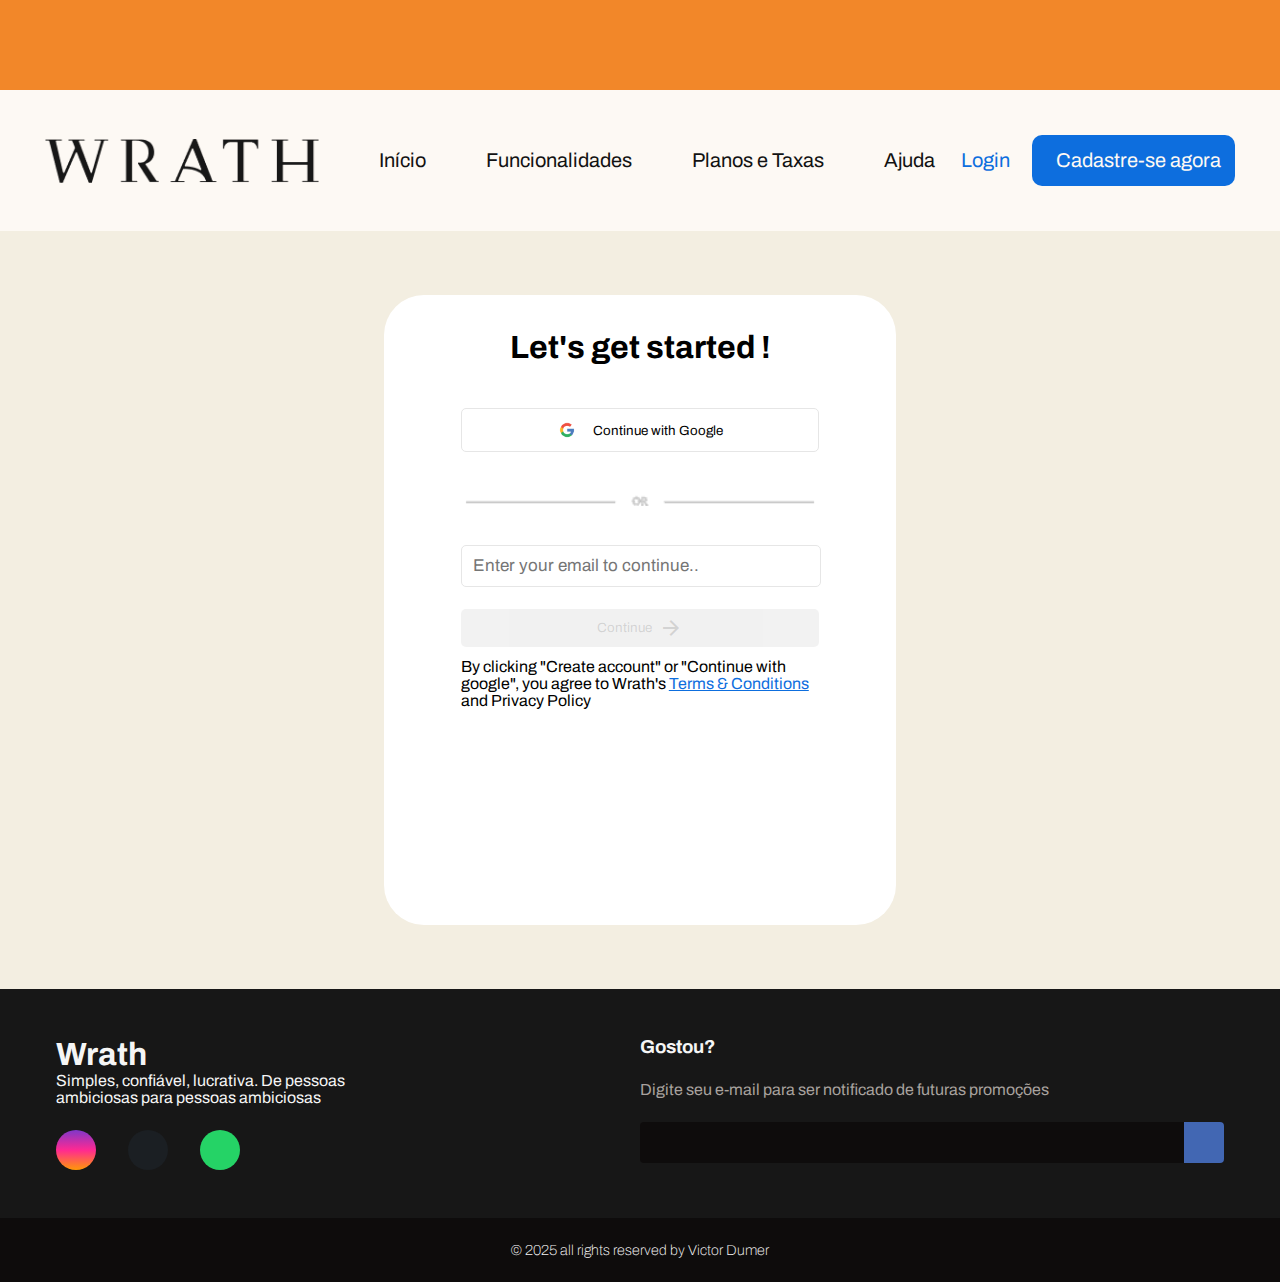
<file: Main/index.html>
<!DOCTYPE html>
<html lang="en">
<head>
    <meta charset="UTF-8" />
    <meta name="viewport" content="width=device-width, initial-scale=1.0" />
    <title>Wrath Login</title>
    <link rel="stylesheet" href="../Styles/login.css" />
    <link rel="stylesheet" href="https://fonts.googleapis.com/css2?family=Material+Symbols+Outlined:opsz,wght,FILL,GRAD@20..48,100..700,0..1,-50..200&icon_names=arrow_forward" />
    <link rel="preconnect" href="https://fonts.googleapis.com">
    <link rel="preconnect" href="https://fonts.gstatic.com" crossorigin>
    <link rel="stylesheet" href="https://cdnjs.cloudflare.com/ajax/libs/font-awesome/6.5.2/css/all.min.css" integrity="sha512-SnH5WK+bZxgPHs44uWIX+LLJAJ9/2PkPKZ5QiAj6Ta86w+fsb2TkcmfRyVX3pBnMFcV7oQPJkl9QevSCWr3W6A==" crossorigin="anonymous" referrerpolicy="no-referrer" />
    <link href="https://fonts.googleapis.com/css2?family=Preahvihear&display=swap" rel="stylesheet">
    <script src="../Scripts/script.js" defer></script>
    <link rel="icon" href="../assets/W.png" type="image/x-icon">
</head>
<body>
    <header id="orange">
        <!-- Apenas um espaço irado aqui kk-->
    </header>
    <nav>
        <img src="../assets/WRATH.png" alt="logo" id="logo">
        <button id="Buttons" onclick="Login()">Início </button>
        <button id="Buttons" onclick="Login();">Funcionalidades</button>
        <button id="Buttons" onclick="Login();">Planos e Taxas</button>
        <button id="Buttons" onclick="Login();">Ajuda</button>
        <a href="index.html" >
            <button id="Login" >Login</button>
        </a>    
        
            <button id="Cadastro"><a href="index.html"> <i class="fa-solid fa-user-plus"></i>Cadastre-se agora</a></button>
    </nav>
    <section id="login">
        <div class="container-login">
            <h1 id="h1">Let's get started !</h1>
            <button type="submit" id="Start-google">
            
                <img src="../assets/GOOGLE.png" alt="">
                <a href="main.html"> 
                    <span>Continue with Google</span>
                </a>
            </button>
           
            <img src="../assets/OR (288 x 40 px).png" id="Or" alt="---------------- or ----------------" />
            <form action="main.html" >
                <input type="email" id="enter-email" placeholder="Enter your email to continue.." required/>
                
                <button type="submit" id="enter-button" disabled> <span>Continue </span> <span class="material-symbols-outlined">
                    arrow_forward
                    </span></button>
            
            </form>
            <p>By clicking "Create account" or "Continue with google", you agree to Wrath's <a href="termos.html" id="texts"> Terms & Conditions</a> and <a href="termos.html"> Privacy Policy</a></p>
        </div>
    </section>
    <footer>
        <div id="footer_content">
            <div id="footer_contacts">
                <h1>    Wrath </h1>
                <p><span>Simples, confiável, lucrativa.</span>
                    De pessoas <br> ambiciosas para pessoas ambiciosas
                </p>
                <div id="footer_social_media">
                    <a href="https://www.instagram.com/notvito/" class="footer-link" id="instagram">
                    <i class="fa-brands fa-instagram"></i></a>

                    <a href="https://github.com/VictorDumer" class="footer-link" id="github">
                        <i class="fa-brands fa-github"></i></a>
                    
                    <a href="#" class="footer-link" id="whatsapp">
                     <i class="fa-brands fa-whatsapp"></i></a>
                    
                </div>
            </div>
            
            
            <div id="footer_subscribe">
                <h3>Gostou?</h3>
                
                <p>
                    Digite seu e-mail para ser notificado de futuras promoções
                </p>
                <div id="input_group">
                    <input type="email" id="email">
                    <button>
                        <i class="fa-regular fa-envelope"></i>
                    </button>
                </div>
            </div>
            
        </div>
        <div id="footer_copyright">
           <p>
               &#169
               2025 all rights reserved by Victor Dumer
           </p>
        </div>
    </footer>
</body>
</html>
</file>
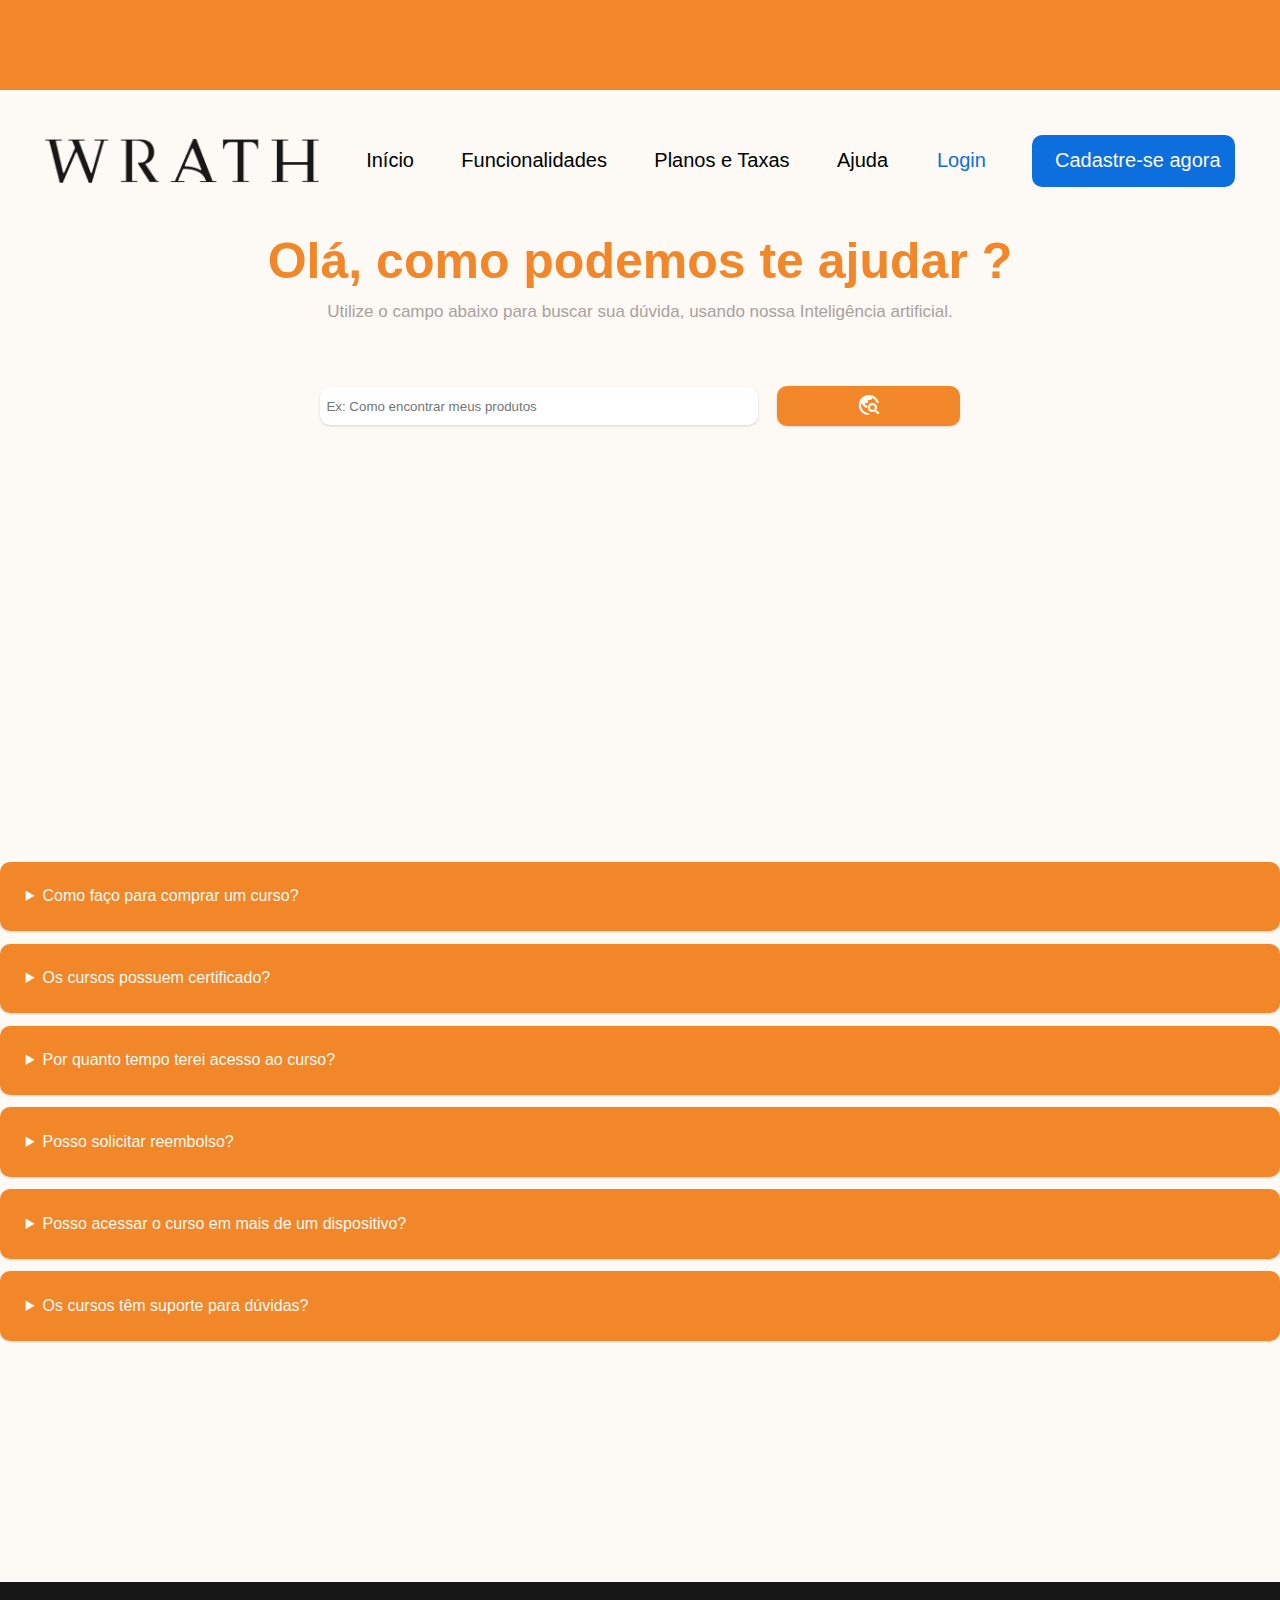
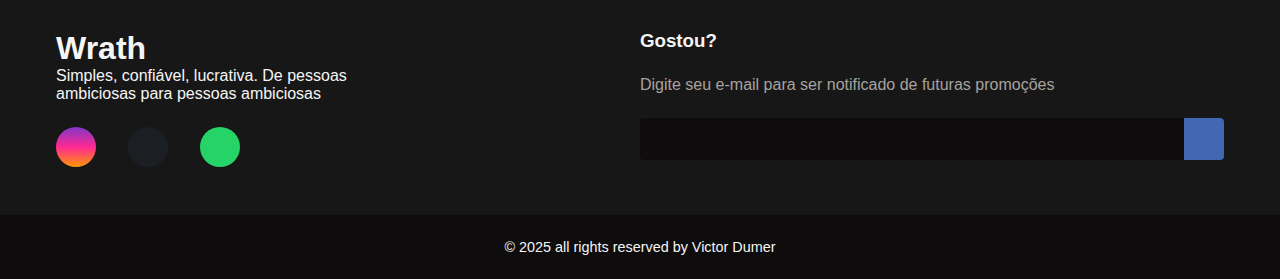
<file: Main/ajuda.html>
<!DOCTYPE html>
<html lang="en">
<head>
    <meta charset="UTF-8">
    <meta name="viewport" content="width=device-width, initial-scale=1.0">
    <title>Wrath Ajuda</title>
    <link rel="stylesheet" href="https://fonts.googleapis.com/css2?family=Material+Symbols+Outlined:opsz,wght,FILL,GRAD@24,400,0,0&icon_names=travel_explore" /> 
    <link rel="stylesheet" href="../Styles/ajuda.css">
    <link rel="stylesheet" href="https://cdnjs.cloudflare.com/ajax/libs/font-awesome/6.5.2/css/all.min.css" integrity="sha512-SnH5WK+bZxgPHs44uWIX+LLJAJ9/2PkPKZ5QiAj6Ta86w+fsb2TkcmfRyVX3pBnMFcV7oQPJkl9QevSCWr3W6A==" crossorigin="anonymous" referrerpolicy="no-referrer" />
    <link rel="icon" href="../../assets/W.png" type="image/x-icon">

</head>
<body>
    <main id="orange">
        <!-- Apenas um espaço irado aqui kk-->
    </main>
    <nav>
        <img src="../assets/WRATH.png" alt="logo" id="logo">
        <a href="main.html" >Início</a>
        <a href="main.html" >Funcionalidades</a>
        <a href="main.html" >Planos e Taxas</a>
        <a href="ajuda.html" >Ajuda</a>
        <a href="index.html" >
            <button id="Login" >Login</button>
        </a>    
        
            <button id="Cadastro"><a href="index.html"> <i class="fa-solid fa-user-plus"></i>Cadastre-se agora</a></button>
    </nav>

    <section id="Inicio">
        <h1>Olá, como podemos te ajudar ?</h1>
        <p>Utilize o campo abaixo para buscar sua dúvida, usando nossa Inteligência artificial.</p>
        <div id="search">
            <input type="text" placeholder="Ex: Como encontrar meus produtos">
            <button type="button"> <span class="material-symbols-outlined">travel_explore</span>
            </button>
        </div>
    </section>

    <section id="FAQ">

        <details>
            <summary>
                Como faço para comprar um curso?
            </summary>
            <p>Basta navegar até a página do curso desejado, clicar em “Comprar” e seguir as instruções de pagamento. Após a confirmação, o acesso será liberado automaticamente.</p>
        </details>
        <details>
            <summary>
                Os cursos possuem certificado?
            </summary>
            <p>Sim ! Ao concluir todas as aulas e atividades exigidas, você poderá emitir seu certificado diretamente na plataforma.</p>
        </details>
        <details>
            <summary>
                Por quanto tempo terei acesso ao curso?
            </summary>
            <p>O acesso varia conforme o curso. A maioria oferece acesso vitalício, mas alguns podem ter um período específico. Verifique a descrição antes da compra.</p>
        </details>
        <details>
            <summary>
                Posso solicitar reembolso?
            </summary>
            <p>Sim, seguimos uma política de reembolso. Caso não esteja satisfeito, você pode solicitar o estorno dentro do prazo informado nos termos de uso.</p>
        </details>
        <details>
            <summary>
                Posso acessar o curso em mais de um dispositivo?
            </summary>
            <p>Sim ! Você pode assistir às aulas no computador, tablet ou smartphone, desde que utilize a mesma conta de acesso.</p>
        </details>
        <details>
            <summary>
                Os cursos têm suporte para dúvidas?
            </summary>
            <p>Sim ! A maioria dos cursos oferece um canal de suporte, seja via fórum, e-mail ou grupo exclusivo. Verifique na descrição do curso como funciona o suporte do instrutor.            </p>
        </details>
    </section>

    <footer>
        <div id="footer_content">
            <div id="footer_contacts">
                <h1>    Wrath </h1>
                <p><span>Simples, confiável, lucrativa.</span>
                    De pessoas <br> ambiciosas para pessoas ambiciosas
                </p>
                <div id="footer_social_media">
                    <a href="https://www.instagram.com/notvito/" class="footer-link" id="instagram">
                    <i class="fa-brands fa-instagram"></i></a>

                    <a href="https://github.com/VictorDumer" class="footer-link" id="github">
                        <i class="fa-brands fa-github"></i></a>
                    
                    <a href="#" class="footer-link" id="whatsapp">
                     <i class="fa-brands fa-whatsapp"></i></a>
                    
                </div>
            </div>
            
            
            <div id="footer_subscribe">
                <h3>Gostou?</h3>
                
                <p>
                    Digite seu e-mail para ser notificado de futuras promoções
                </p>
                <div id="input_group">
                    <input type="email" id="email">
                    <button>
                        <i class="fa-regular fa-envelope"></i>
                    </button>
                </div>
            </div>
            
        </div>
        <div id="footer_copyright">
           <p>
               &#169
               2025 all rights reserved by Victor Dumer
           </p>
        </div>
    </footer>

</body>
</html>
</file>
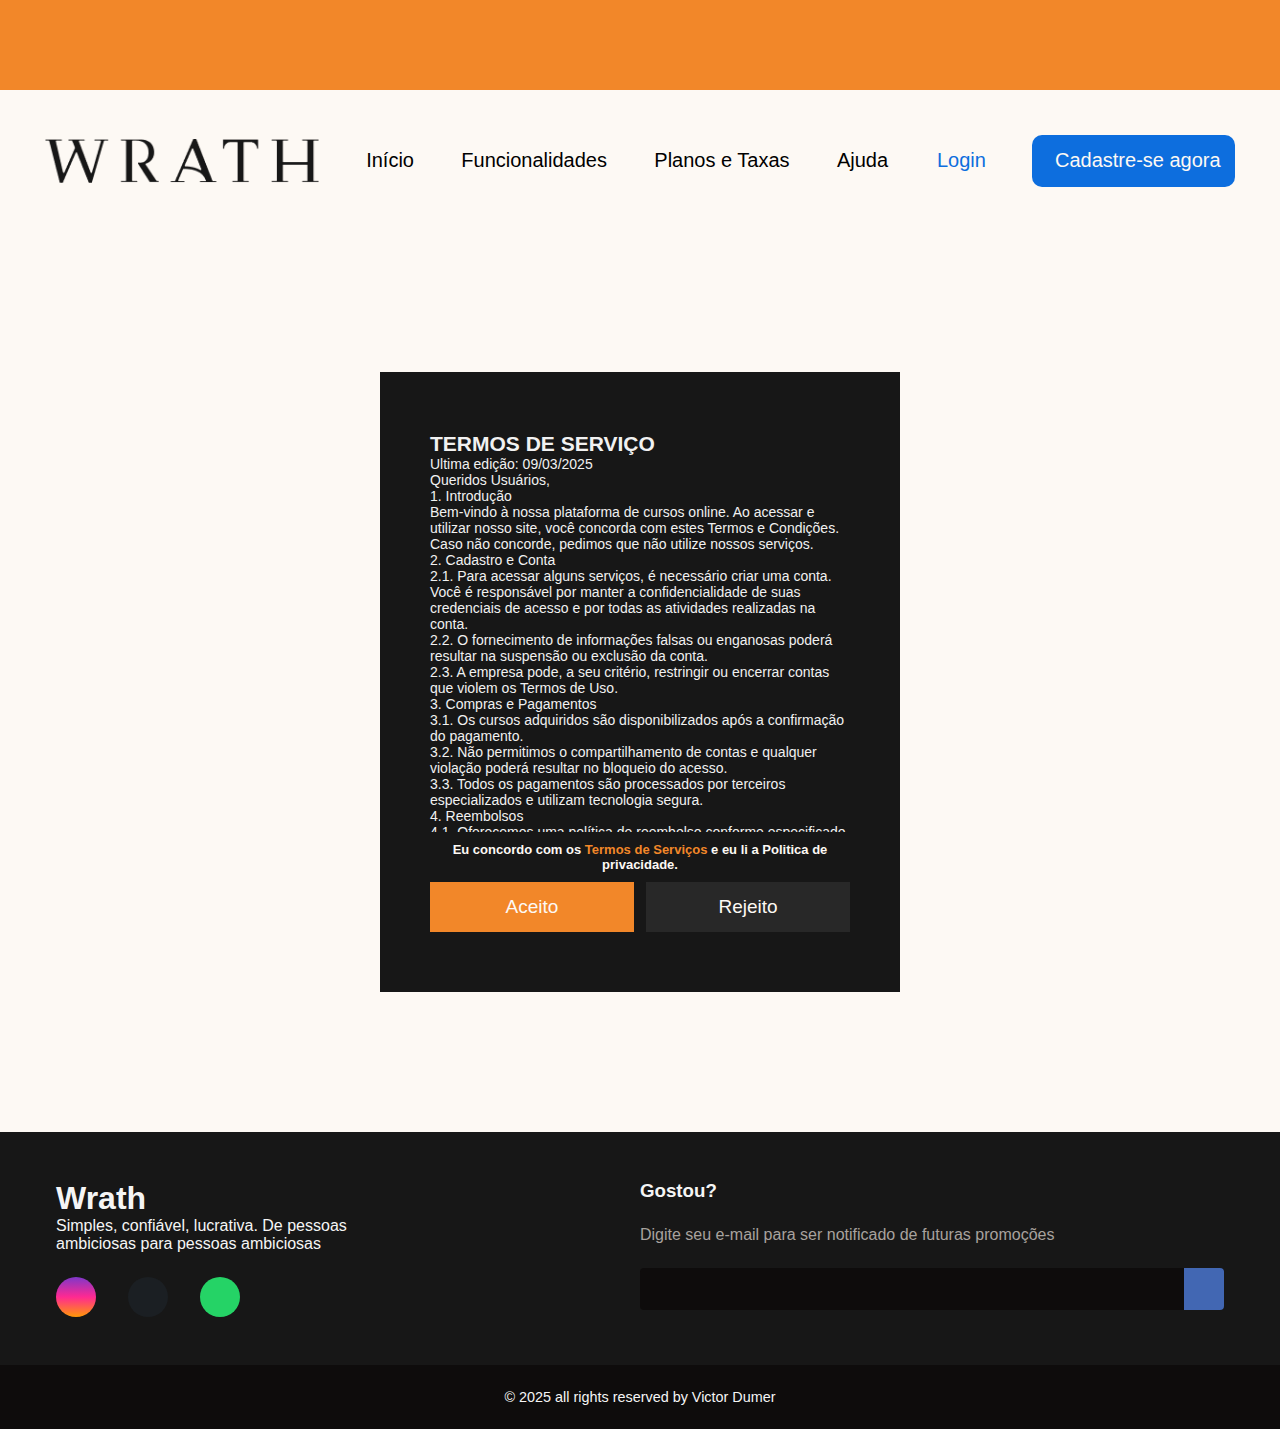
<file: Main/termos.html>
<!DOCTYPE html>
<html lang="en">
<head>
    <meta charset="UTF-8">
    <meta name="viewport" content="width=device-width, initial-scale=1.0">
    <title>Wrath Politcs</title>
    <link rel="icon" href="../assets/W.png" type="image/x-icon">
    <link rel="stylesheet" href="https://cdnjs.cloudflare.com/ajax/libs/font-awesome/6.5.2/css/all.min.css" integrity="sha512-SnH5WK+bZxgPHs44uWIX+LLJAJ9/2PkPKZ5QiAj6Ta86w+fsb2TkcmfRyVX3pBnMFcV7oQPJkl9QevSCWr3W6A==" crossorigin="anonymous" referrerpolicy="no-referrer" />
    <link rel="stylesheet" href="../Styles/terms.css">
    <script src="../Scripts/terms.js"></script>
</head>
<body>
    <main id="orange">
        <!-- Apenas um espaço irado aqui kk-->
    </main>
    <nav>
        <img src="../assets/WRATH.png" alt="logo" id="logo">
        <a href="main.html" >Início</a>
        <a href="main.html" >Funcionalidades</a>
        <a href="main.html" >Planos e Taxas</a>
        <a href="ajuda.html" >Ajuda</a>
        <a href="index.html" >
            <button id="Login" >Login</button>
        </a>    
        
            <button id="Cadastro"><a href="index.html"> <i class="fa-solid fa-user-plus"></i>Cadastre-se agora</a></button>
    </nav>

    <section id="terms">
        <div class="terms-box">

        <div class="terms-text">
            <h2>TERMOS DE SERVIÇO</h2>
            <p>Ultima edição: 09/03/2025</p>
            <p>Queridos Usuários,</p>
            <p>1. Introdução</p>
            <p>Bem-vindo à nossa plataforma de cursos online. Ao acessar e utilizar nosso site, você concorda com estes Termos e Condições. Caso não concorde, pedimos que não utilize nossos serviços.</p>

            <p>2. Cadastro e Conta</p>
            <p>2.1. Para acessar alguns serviços, é necessário criar uma conta. Você é responsável por manter a confidencialidade de suas credenciais de acesso e por todas as atividades realizadas na conta.</p>
            <p>2.2. O fornecimento de informações falsas ou enganosas poderá resultar na suspensão ou exclusão da conta.</p>
            <p>2.3. A empresa pode, a seu critério, restringir ou encerrar contas que violem os Termos de Uso.</p>

            <p>3. Compras e Pagamentos</p>
            <p>3.1. Os cursos adquiridos são disponibilizados após a confirmação do pagamento.</p>
            <p>3.2. Não permitimos o compartilhamento de contas e qualquer violação poderá resultar no bloqueio do acesso.</p>
            <p>3.3. Todos os pagamentos são processados por terceiros especializados e utilizam tecnologia segura.</p>

            <p>4. Reembolsos</p>
            <p>4.1. Oferecemos uma política de reembolso conforme especificado na página de cada curso.</p>
            <p>4.2. Solicitações devem ser feitas dentro do prazo estipulado e estão sujeitas a análise.</p>

            <p>5. Uso Aceitável</p>
            <p>5.1. Os cursos são para uso pessoal e não podem ser redistribuídos, revendidos ou compartilhados sem autorização.</p>
            <p>5.2. O uso indevido da plataforma poderá resultar na suspensão ou exclusão da conta.</p>

            <p>6. Alterações nos Termos</p>
            <p>6.1. Podemos atualizar estes Termos a qualquer momento. O uso contínuo da plataforma após alterações constitui aceitação dos novos Termos.</p>
            
        </div>
        <h4>Eu concordo com os <span>Termos de Serviços</span> e eu li a Politica de privacidade.</h4>
        <div class="buttons">
            <button class="botao botao-sim">Aceito</button>
            <button class="botao botao-nao">Rejeito</button>
        </div>
    </div>
    </section>


    
    <footer>
        <div id="footer_content">
            <div id="footer_contacts">
                <h1>    Wrath </h1>
                <p><span>Simples, confiável, lucrativa.</span>
                    De pessoas <br> ambiciosas para pessoas ambiciosas
                </p>
                <div id="footer_social_media">
                    <a href="https://www.instagram.com/notvito/" class="footer-link" id="instagram">
                    <i class="fa-brands fa-instagram"></i></a>

                    <a href="https://github.com/VictorDumer" class="footer-link" id="github">
                        <i class="fa-brands fa-github"></i></a>
                    
                    <a href="#" class="footer-link" id="whatsapp">
                     <i class="fa-brands fa-whatsapp"></i></a>
                    
                </div>
            </div>
            
            
            <div id="footer_subscribe">
                <h3>Gostou?</h3>
                
                <p>
                    Digite seu e-mail para ser notificado de futuras promoções
                </p>
                <div id="input_group">
                    <input type="email" id="email">
                    <button>
                        <i class="fa-regular fa-envelope"></i>
                    </button>
                </div>
            </div>
            
        </div>
        <div id="footer_copyright">
           <p>
               &#169
               2025 all rights reserved by Victor Dumer
           </p>
        </div>
    </footer>

</body>
</html>
</file>
<file: Styles/login.css>
@import url('https://fonts.googleapis.com/css2?family=Archivo:ital,wght@0,100..900;1,100..900&display=swap');


*,.preahvihear-regular{
    margin: 0;
    padding: 0;
    font-family: 'Archivo', sans-serif;
    font-style: normal;
}
*::-webkit-scrollbar{
    width: 6px;
    background-color: var(--color-neutral-30);
}
 *::-webkit-scrollbar-thumb{
    background-color: var(--laranja-padrão);
}

:root{
    --laranja-padrão: #f28729;
    --branco-padrão: #fdf9f4;
}

#orange {
    background-color: var(--laranja-padrão);
    height: 10vh;
  }
  a {
    text-decoration: none;
    color: currentColor;
  }

  #texts {
    text-decoration: underline;
    color: #0d6ede;
  }
  #Buttons {
    text-decoration: none;
    margin-left: 3%;
    font-size: 20px;
    border: none;
    background-color: var(--branco-padrão);
    color: #121212;
    cursor: pointer;
  }
  nav {
    display: flex;
    background-color: var(--branco-padrão);
    justify-content: space-between;
    padding: 5vh;
    align-items: center;
    font-size: 20px;
    margin-bottom: 5%;
    
    
  }
  #logo {
    height: 5vh;
  }
  #Login {
    text-decoration: none;
    margin-left: 3%;
    font-size: 20px;
    border: none;
    background-color: var(--branco-padrão);
    color: #0d6ede;
    cursor: pointer;
  }
  #Cadastro {
    align-items: center;
    display: flex;
    font-size: 20px;
    border: none;
    background-color: #0d6ede;
    padding: 1.2%;
    border-radius: 10px;
    color: var(--branco-padrão);
    cursor: pointer;
  }
  #Cadastro > a > i {
    margin-right: 9px;
  }
  

button>a{
    text-decoration: none;
    color: currentColor;
}
  
body{
    background-color: #F3EEE1;
}
.logo>img{
    height: 7vh;
    
}
section#login{
    margin-left: 30%;
    background-color: #FFFFFF;
    height: 70vh;
    width: 40%;
    border-radius: 40px;
}

.container-login{
    display: flex;
    flex-direction: column;
    margin-top: 5%;
    margin: 0px 15%;
}
#h1{
    text-align: center;
    margin-top: 10%;
    margin-bottom: 7%;
}
#Start-google {
    display: flex;
    align-items: center;
    justify-content: center;
    height: 50%;
    width: 100%;
    background-color: #FFFFFF;
    border-color: #E6E6E6;
    border-style: double;
    border-width: 1px;
    border-radius: 5px;
    padding: 3%;
    margin-top: 5%;
    margin-bottom: 7%;
    cursor: pointer;
}

#Start-google > img {
    height: 20px;
    width: 20px;
    margin-right: 5%;
}

#enter-button{
    height: 50%;
    width: 100%;
    background-color: #E5E5E5;
    border-color: #E6E6E6;
    border-width: 1px;
    border-radius: 5px;
    gap: 2%;
}
#enter-email{
    font-size: 17px;
    display: flex;
    align-items: center;
    justify-content: center;
    height: 50%;
    width: 94%;
    background-color: #FFFFFF;
    border-color: #E6E6E6;
    border-style: double;
    border-width: 1px;
    border-radius: 5px;
    padding: 3%;
    margin-top: 5%;
    color: gray;
}
#enter-button{
    display: flex;
    align-items: center;
    justify-content: center;
    height: 50%;
    width: 100%;
    border: none;
    border-width: 1px;
    border-radius: 5px;
    padding: 2%;
    cursor: not-allowed;
    opacity: 0.5;
    margin-top: 6%;
    margin-bottom: 3%;
}
#enter-email:valid{
    color:#25d366;
}

#enter-button.active{
    cursor: pointer;
    opacity: 1;
}
#container-login>p{
    margin-top: 5%;
    font-size: 9px;
}

:root {
    --color-neutral-0: #0e0c0c;
    --color-neutral-10: #171717;
    --color-neutral-30: #a8a29e;
    --color-neutral-40: #f5f5f5;
}


footer {
    margin-top: 5%;
    width: 100%;
    color: var(--color-neutral-40);
}

.footer-link{
    text-decoration: none;
}
#footer_content {
    background-color: var(--color-neutral-10);
    display: grid;
    grid-template-columns: repeat(2, 1fr);
    padding: 3rem 3.5rem;
}

#fooder_contects h1 {
    margin-bottom: 0.75rem;
}

#footer_social_media {
    display: flex;
    gap: 2rem;
    margin-top: 1.5rem;
}

#footer_social_media .footer-link i{
    font-size: 1.25rem;
}

#footer_social_media .footer-link {
    display: flex;
    align-items: center;
    justify-content: center;
    height: 2.5rem;
    width: 2.5rem;
    color: var(--color-neutral-40);
    border-radius: 50%;
}

#footer_social_media .footer-link:hover{
    opacity: 0.8;
    
}

#instagram{
    background: linear-gradient(#7f37c9, #ff2992, #ff9807);
}

#github{
    background-color: #1B1F23;
}
#whatsapp{
    background-color: #25d366;
}
.footer-list{
    display: flex;
    flex-direction: column;
    gap: 0.75rem;
    list-style: none;
}
.footer-list .footer-link{
    color:var(--color-neutral-30); 
}
.footer-list .footer-link:hover {
    color:#4267b3;
}
#footer_subscribe{
    display: flex;
    flex-direction: column;
    gap: 1.5rem;
}
#footer_subscribe p{
    color: var(--color-neutral-30);
}

#input_group{
    display: flex;
    align-items: center;
    background-color: var(--color-neutral-0);
    border-radius: 4px ;
}

#input_group input{
    all: unset;
    padding: 0.75rem;
    width: 100%;
}
#input_group button{
    background-color: #4267b3;
    border: none;
    color: var(--color-neutral-40);
    padding: 0px 1.25rem;
    font-size: 1.125rem;
    height: 100%;
    border-radius: 0px 4px 4px 0px;
    cursor: pointer;
}
#input_group button:hover{
    opacity: 0.8;
}
#footer_copyright{
    display: flex;
    justify-content: center;
    background-color: var(--color-neutral-0);
    font-size: 0.9rem;
    padding: 1.5rem;
    font-weight: 100;
}
@media screen and (max-width: 768px) {
    #footer_content{
        grid-template-columns: repeat(2,1fr);
        gap: 2rem;
    }
}
</file>
<file: Styles/ajuda.css>
* {
    margin: 0;
    padding: 0;
    font-family: "Archivo", sans-serif;
    scroll-behavior: smooth;
  }
  *::-webkit-scrollbar{
    width: 6px;
    background-color: var(--color-neutral-30);
}
 *::-webkit-scrollbar-thumb{
  background-color: var(--laranja-padrão);
}
  :root {
    --color-neutral-0: #0e0c0c;
    --color-neutral-10: #171717;
    --color-neutral-30: #a8a29e;
    --color-neutral-40: #f5f5f5;
    --laranja-padrão: #f28729;
    --branco-padrão: #fdf9f4;
  }
  body {
    background-color: var(--branco-padrão);
  }
  #orange {
    background-color: var(--laranja-padrão);
    height: 10vh;
  }
  a {
    text-decoration: none;
    color: currentColor;
  }
  #texts {
    text-decoration: underline;
    color: #0d6ede;
  }
  nav {
    display: flex;
    background-color: var(--branco-padrão);
    justify-content: space-between;
    padding: 5vh;
    align-items: center;
    font-size: 20px;
  }
  #logo {
    height: 5vh;
  }
  #Login {
    text-decoration: none;
    margin-left: 3%;
    font-size: 20px;
    border: none;
    background-color: var(--branco-padrão);
    color: #0d6ede;
    cursor: pointer;
  }
  #Cadastro {
    align-items: center;
    display: flex;
    font-size: 20px;
    border: none;
    background-color: #0d6ede;
    padding: 1.2%;
    border-radius: 10px;
    color: var(--branco-padrão);
    cursor: pointer;
  }
  #Cadastro > a > i {
    margin-right: 9px;
  }

  #Inicio{
    display: flex;
    flex-direction: column;
    align-items: center;
    height: 70vh;
  }

  #Inicio > h1{
    font-size: 50px;
    color: var(--laranja-padrão);
    margin-bottom: 1%;
  }
  #Inicio > p{
    font-size: 17px;
    color: var(--color-neutral-30);
    margin-bottom: 5%;
  }
  #search{
    display: flex;
    align-items: center;
    justify-content: center;
    flex-direction: row;
    width: 50%;
  }
  #search > input{
    display: flex;
    width: 120%;
    height: 25px;
    padding: 1%;
    border: none;
    border-radius: 10px;
    margin-right: 3%;
    box-shadow: rgba(0, 0, 0, 0.1) 0px 1px 3px 0px,
    rgba(0, 0, 0, 0.06) 0px 1px 2px 0px;
  }
  #search > button{
    
    width: 50%;
    padding: 1%;
    border: none;
    border-radius: 10px;
    background-color: var(--laranja-padrão);
    color: var(--branco-padrão);
    cursor: pointer;
    box-shadow: rgba(0, 0, 0, 0.1) 0px 1px 3px 0px,
    rgba(0, 0, 0, 0.06) 0px 1px 2px 0px;
  }
#FAQ{
  display: flex;
  flex-direction: column;
  height: 80vh;
}
section details {
  width: 100%;
  margin-bottom: 1%;
  border-radius: 10px;
  box-shadow: rgba(0, 0, 0, 0.1) 0px 1px 3px 0px,
    rgba(0, 0, 0, 0.06) 0px 1px 2px 0px;
    overflow: auto; /* Adicionado */
  max-height: 50vh; /* Adicionado */
  }
section details summary {

  background-color: var(--laranja-padrão);
  padding: 2%;

  color: var(--branco-padrão);
}
section details p{
  background-color: #121212;
  color: var(--branco-padrão);
  padding: 2%;
  
}

#ajuda{
  margin-top: 3%;
  margin-bottom: 5%;
  display: flex;
  align-items: center;
  justify-content: center;
}

  
  /*
Footer
*/

footer {
    width: 100%;
    color: var(--color-neutral-40);
  }
  
  .footer-link {
    text-decoration: none;
  }
  #footer_content {
    background-color: var(--color-neutral-10);
    display: grid;
    grid-template-columns: repeat(2, 1fr);
    padding: 3rem 3.5rem;
  }
  
  #fooder_contects h1 {
    margin-bottom: 0.75rem;
  }
  
  #footer_social_media {
    display: flex;
    gap: 2rem;
    margin-top: 1.5rem;
  }
  
  #footer_social_media .footer-link i {
    font-size: 1.25rem;
  }
  
  #footer_social_media .footer-link {
    display: flex;
    align-items: center;
    justify-content: center;
    height: 2.5rem;
    width: 2.5rem;
    color: var(--color-neutral-40);
    border-radius: 50%;
  }
  
  #footer_social_media .footer-link:hover {
    opacity: 0.8;
  }
  
  #instagram {
    background: linear-gradient(#7f37c9, #ff2992, #ff9807);
  }
  
  #github{
    background-color: #1B1F23;
  }
  #whatsapp {
    background-color: #25d366;
  }
  .footer-list {
    display: flex;
    flex-direction: column;
    gap: 0.75rem;
    list-style: none;
  }
  .footer-list .footer-link {
    color: var(--color-neutral-30);
  }
  .footer-list .footer-link:hover {
    color: #4267b3;
  }
  #footer_subscribe {
    display: flex;
    flex-direction: column;
    gap: 1.5rem;
  }
  #footer_subscribe p {
    color: var(--color-neutral-30);
  }
  
  #input_group {
    display: flex;
    align-items: center;
    background-color: var(--color-neutral-0);
    border-radius: 4px;
  }
  
  #input_group input {
    all: unset;
    padding: 0.75rem;
    width: 100%;
  }
  #input_group button {
    background-color: #4267b3;
    border: none;
    color: var(--color-neutral-40);
    padding: 0px 1.25rem;
    font-size: 1.125rem;
    height: 100%;
    border-radius: 0px 4px 4px 0px;
    cursor: pointer;
  }
  #input_group button:hover {
    opacity: 0.8;
  }
  #footer_copyright {
    display: flex;
    justify-content: center;
    background-color: var(--color-neutral-0);
    font-size: 0.9rem;
    padding: 1.5rem;
    font-weight: 100;
  }
  @media screen and (max-width: 768px) {
    #footer_content {
      grid-template-columns: repeat(2, 1fr);
      gap: 2rem;
    }
  }
</file>
<file: Styles/terms.css>
* {
    margin: 0;
    padding: 0;
    font-family: "Archivo", sans-serif;
    scroll-behavior: smooth;
    
  }
  *::-webkit-scrollbar{
    width: 6px;
    background-color: var(--color-neutral-30);
}
 *::-webkit-scrollbar-thumb{
    background-color: var(--laranja-padrão);
}
  :root {
    --color-neutral-0: #0e0c0c;
    --color-neutral-10: #171717;
    --color-neutral-30: #a8a29e;
    --color-neutral-40: #f5f5f5;
    --laranja-padrão: #f28729;
    --branco-padrão: #fdf9f4;
  }
  body {
    background-color: var(--branco-padrão);
  }
  #orange {
    background-color: var(--laranja-padrão);
    height: 10vh;
  }
  a {
    text-decoration: none;
    color: currentColor;
  }
  #texts {
    text-decoration: underline;
    color: #0d6ede;
  }
  nav {
    display: flex;
    background-color: var(--branco-padrão);
    justify-content: space-between;
    padding: 5vh;
    align-items: center;
    font-size: 20px;
  }
  #logo {
    height: 5vh;
  }
  #Login {
    text-decoration: none;
    margin-left: 3%;
    font-size: 20px;
    border: none;
    background-color: var(--branco-padrão);
    color: #0d6ede;
    cursor: pointer;
  }
  #Cadastro {
    align-items: center;
    display: flex;
    font-size: 20px;
    border: none;
    background-color: #0d6ede;
    padding: 1.2%;
    border-radius: 10px;
    color: var(--branco-padrão);
    cursor: pointer;
  }
  #Cadastro > a > i {
    margin-right: 9px;
  }

  #terms{
    display: flex;
    align-items: center;
    justify-content: center;
    min-height: 100vh;
  }

  .terms-box{
    max-width: 460px;
    background-color: #171717;
    color: var(--branco-padrão);
    padding: 60px 30px;
  }

  .terms-text{
    padding: 0 20px;
    height: 400px;
    overflow-y: auto;
    font-size: 14px;
    font-weight: 500;
    color: #f1f1f1;
}
.terms-text::-webkit-scrollbar{
    width: 2px;
    background-color: #282828;
}
.terms-text::-webkit-scrollbar-thumb{
    background-color: var(--laranja-padrão);
}
.terms-box h4{
    font-size: 13px;
    text-align: center;
    padding: 10px 40px;
}
.terms-box span{
    color: var(--laranja-padrão);
}

.buttons{
    display: flex;
    padding: 0 20px;
    justify-content: space-between;
}
.botao{
    height: 50px;
    width: calc(50% - 6px);
    border: 0;
    font-size: 19px;
    font-weight: 500;
    color: var(--branco-padrão);
    cursor: pointer;
}
.botao-sim{
    background-color: var(--laranja-padrão);
}
.botao-nao{
    background-color: #282828;
}

.botao:hover{
    opacity: 0.6;
}









   /*
Footer
*/

footer {
    width: 100%;
    color: var(--color-neutral-40);
  }
  
  .footer-link {
    text-decoration: none;
  }
  #footer_content {
    background-color: var(--color-neutral-10);
    display: grid;
    grid-template-columns: repeat(2, 1fr);
    padding: 3rem 3.5rem;
  }
  
  #fooder_contects h1 {
    margin-bottom: 0.75rem;
  }
  
  #footer_social_media {
    display: flex;
    gap: 2rem;
    margin-top: 1.5rem;
  }
  
  #footer_social_media .footer-link i {
    font-size: 1.25rem;
  }
  
  #footer_social_media .footer-link {
    display: flex;
    align-items: center;
    justify-content: center;
    height: 2.5rem;
    width: 2.5rem;
    color: var(--color-neutral-40);
    border-radius: 50%;
  }
  
  #footer_social_media .footer-link:hover {
    opacity: 0.8;
  }
  
  #instagram {
    background: linear-gradient(#7f37c9, #ff2992, #ff9807);
  }
  
  #github{
    background-color: #1B1F23;
  }
  #whatsapp {
    background-color: #25d366;
  }
  .footer-list {
    display: flex;
    flex-direction: column;
    gap: 0.75rem;
    list-style: none;
  }
  .footer-list .footer-link {
    color: var(--color-neutral-30);
  }
  .footer-list .footer-link:hover {
    color: #4267b3;
  }
  #footer_subscribe {
    display: flex;
    flex-direction: column;
    gap: 1.5rem;
  }
  #footer_subscribe p {
    color: var(--color-neutral-30);
  }
  
  #input_group {
    display: flex;
    align-items: center;
    background-color: var(--color-neutral-0);
    border-radius: 4px;
  }
  
  #input_group input {
    all: unset;
    padding: 0.75rem;
    width: 100%;
  }
  #input_group button {
    background-color: #4267b3;
    border: none;
    color: var(--color-neutral-40);
    padding: 0px 1.25rem;
    font-size: 1.125rem;
    height: 100%;
    border-radius: 0px 4px 4px 0px;
    cursor: pointer;
  }
  #input_group button:hover {
    opacity: 0.8;
  }
  #footer_copyright {
    display: flex;
    justify-content: center;
    background-color: var(--color-neutral-0);
    font-size: 0.9rem;
    padding: 1.5rem;
    font-weight: 100;
  }
  @media screen and (max-width: 768px) {
    #footer_content {
      grid-template-columns: repeat(2, 1fr);
      gap: 2rem;
    }
  }
</file>
